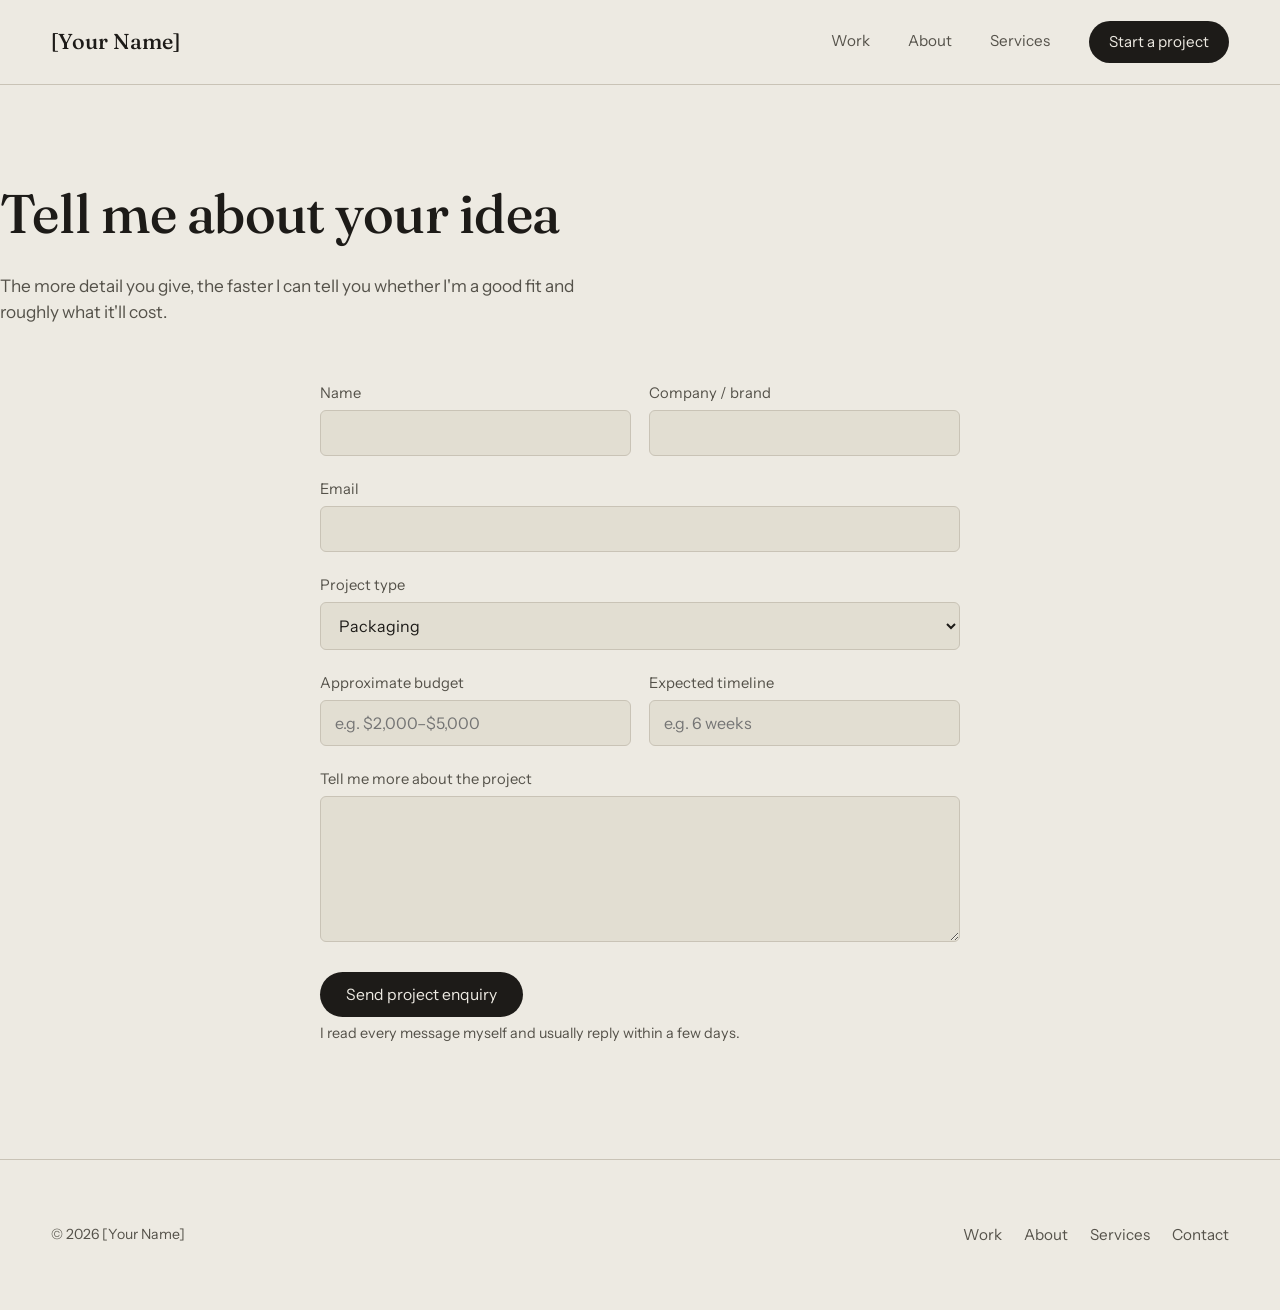
<file: contact.html>
<!DOCTYPE html>
<html lang="en">
<head>
<meta charset="UTF-8" />
<meta name="viewport" content="width=device-width, initial-scale=1.0" />
<title>Contact — [Your Name]</title>
<meta name="description" content="Start a project with [Your Name]." />
<link rel="preconnect" href="https://fonts.googleapis.com">
<link rel="preconnect" href="https://fonts.gstatic.com" crossorigin>
<link href="https://fonts.googleapis.com/css2?family=Fraunces:ital,opsz,wght@0,9..144,400;0,9..144,500;1,9..144,500&family=Instrument+Sans:wght@400;500;600&display=swap" rel="stylesheet">
<link rel="stylesheet" href="styles.css" />
</head>
<body>

<header class="site-header">
  <div class="wrap">
    <a class="wordmark" href="index.html">[Your Name]</a>
    <nav class="site-nav" aria-label="Primary">
      <a href="work.html">Work</a>
      <a href="about.html">About</a>
      <a href="services.html">Services</a>
      <a href="contact.html" class="nav-cta" aria-current="page">Start a project</a>
    </nav>
    <button class="nav-toggle" aria-label="Open menu" aria-expanded="false">
      <span></span><span></span><span></span>
    </button>
  </div>
</header>

<section class="page-header wrap">
  <h1>Tell me about your idea</h1>
  <p class="lede">The more detail you give, the faster I can tell you whether I'm a good fit and roughly what it'll cost.</p>
</section>

<!--
  GitHub Pages only serves static files — there's no built-in form
  handler like Netlify has. This form instead posts to FormSubmit.co,
  a free service that forwards submissions straight to your inbox
  with no account or API key needed.

  BEFORE THIS WORKS, replace "youremail@example.com" below with your
  real email address. The first time someone submits the form,
  FormSubmit sends YOU a one-time confirmation email — you have to
  click the link in it once to activate the form. After that, every
  submission is emailed to you automatically.
-->
<form
  class="enquiry-form wrap"
  method="POST"
  action="https://formsubmit.co/youremail@example.com"
>
  <input type="hidden" name="_subject" value="New project enquiry" />
  <input type="hidden" name="_next" value="success.html" />
  <input type="hidden" name="_captcha" value="false" />
  <p class="visually-hidden">
    <label>Don't fill this out if you're human: <input type="text" name="_honey" /></label>
  </p>

  <div class="field-row">
    <div class="field">
      <label for="name">Name</label>
      <input type="text" id="name" name="name" required />
    </div>
    <div class="field">
      <label for="company">Company / brand</label>
      <input type="text" id="company" name="company" />
    </div>
  </div>

  <div class="field">
    <label for="email">Email</label>
    <input type="email" id="email" name="email" required />
  </div>

  <div class="field">
    <label for="project-type">Project type</label>
    <select id="project-type" name="project_type">
      <option>Packaging</option>
      <option>Menu / signage</option>
      <option>Mural</option>
      <option>Brand identity</option>
      <option>Custom commission</option>
      <option>Something else</option>
    </select>
  </div>

  <div class="field-row">
    <div class="field">
      <label for="budget">Approximate budget</label>
      <input type="text" id="budget" name="budget" placeholder="e.g. $2,000–$5,000" />
    </div>
    <div class="field">
      <label for="timeline">Expected timeline</label>
      <input type="text" id="timeline" name="timeline" placeholder="e.g. 6 weeks" />
    </div>
  </div>

  <div class="field">
    <label for="details">Tell me more about the project</label>
    <textarea id="details" name="details" rows="6" required></textarea>
  </div>

  <button type="submit" class="btn">Send project enquiry</button>
  <p class="form-note">I read every message myself and usually reply within a few days.</p>
</form>

<footer class="site-footer">
  <div class="wrap">
    <span class="copyright">© <span id="year"></span> [Your Name]</span>
    <nav class="footer-links" aria-label="Footer">
      <a href="work.html">Work</a>
      <a href="about.html">About</a>
      <a href="services.html">Services</a>
      <a href="contact.html">Contact</a>
    </nav>
  </div>
</footer>

<script>document.getElementById("year").textContent = new Date().getFullYear();</script>
</body>
</html>
</file>
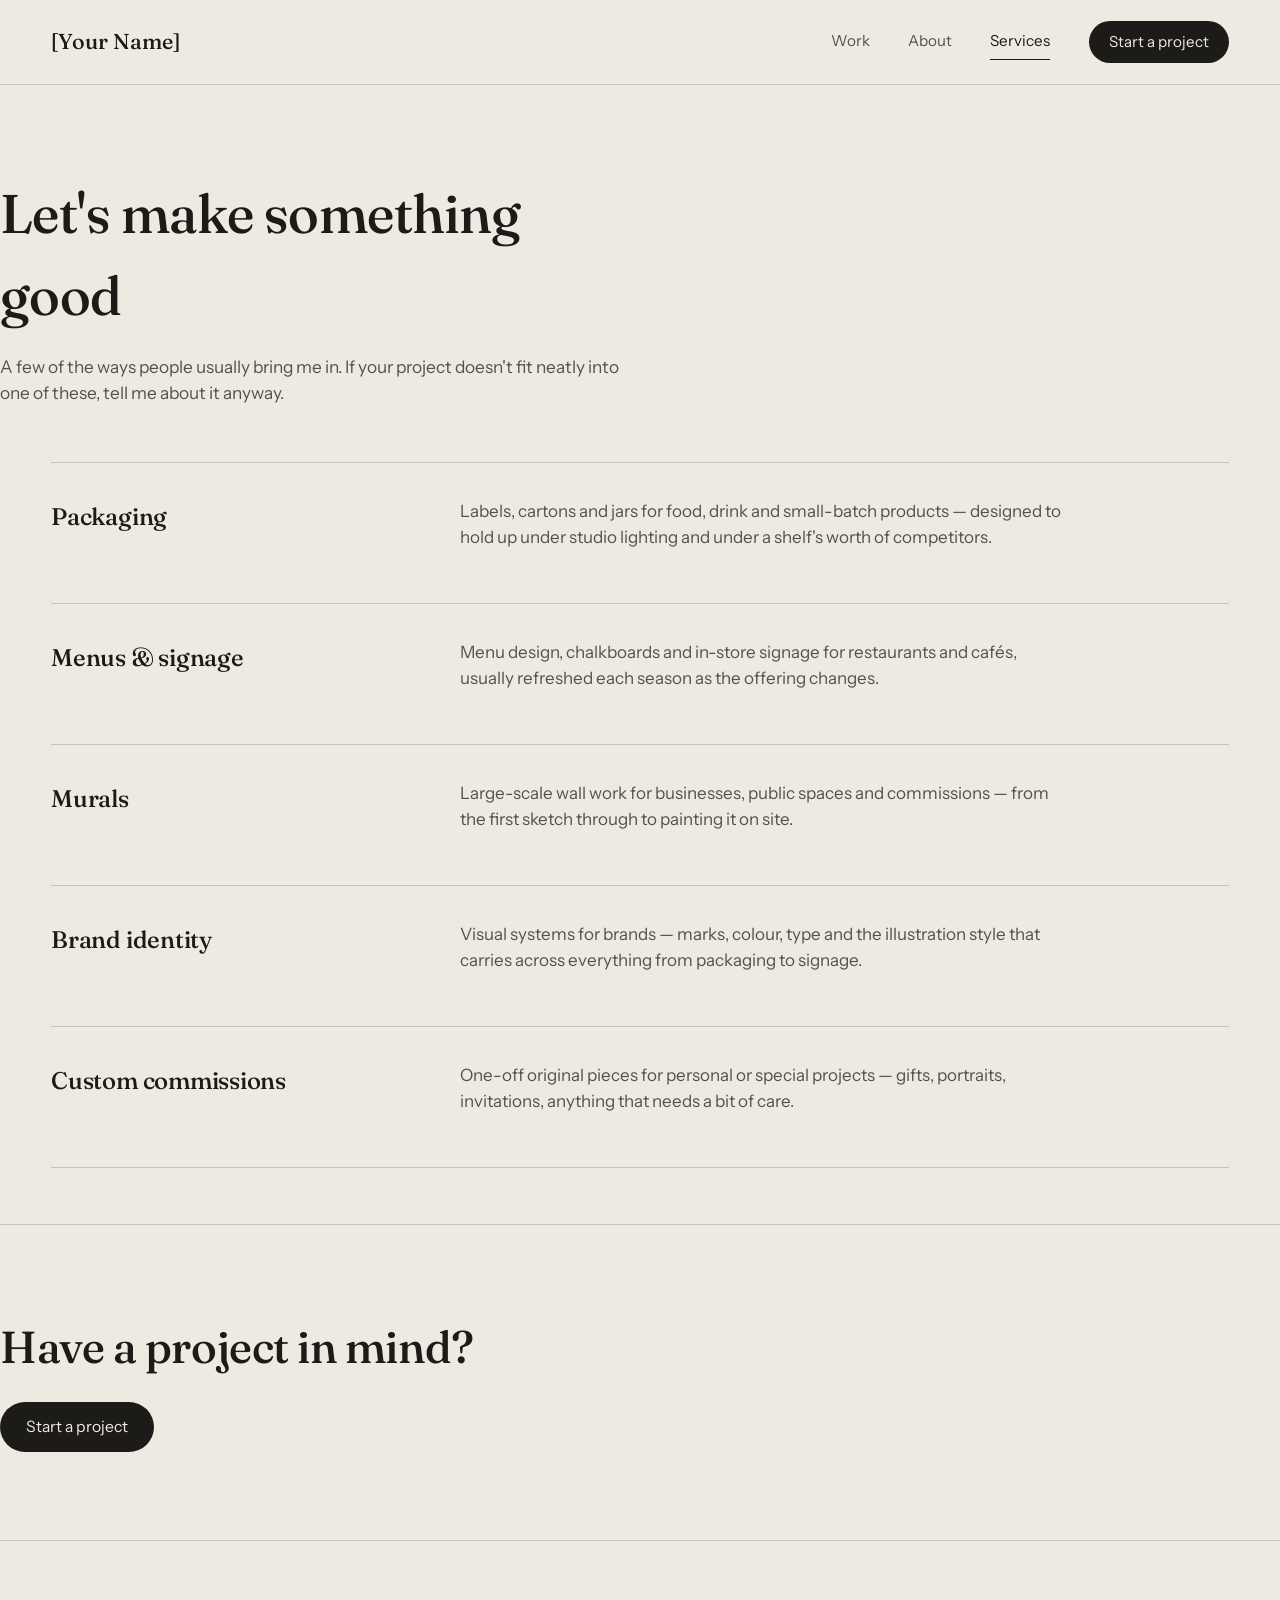
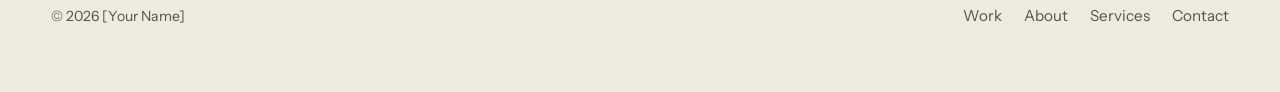
<file: services.html>
<!DOCTYPE html>
<html lang="en">
<head>
<meta charset="UTF-8" />
<meta name="viewport" content="width=device-width, initial-scale=1.0" />
<title>Services — [Your Name]</title>
<meta name="description" content="How to work with [Your Name]." />
<link rel="preconnect" href="https://fonts.googleapis.com">
<link rel="preconnect" href="https://fonts.gstatic.com" crossorigin>
<link href="https://fonts.googleapis.com/css2?family=Fraunces:ital,opsz,wght@0,9..144,400;0,9..144,500;1,9..144,500&family=Instrument+Sans:wght@400;500;600&display=swap" rel="stylesheet">
<link rel="stylesheet" href="styles.css" />
</head>
<body>

<header class="site-header">
  <div class="wrap">
    <a class="wordmark" href="index.html">[Your Name]</a>
    <nav class="site-nav" aria-label="Primary">
      <a href="work.html">Work</a>
      <a href="about.html">About</a>
      <a href="services.html" aria-current="page">Services</a>
      <a href="contact.html" class="nav-cta">Start a project</a>
    </nav>
    <button class="nav-toggle" aria-label="Open menu" aria-expanded="false">
      <span></span><span></span><span></span>
    </button>
  </div>
</header>

<section class="page-header wrap">
  <h1>Let's make something good</h1>
  <p class="lede">A few of the ways people usually bring me in. If your project doesn't fit neatly into one of these, tell me about it anyway.</p>
</section>

<section class="wrap">
  <div class="service-list">
    <div class="service-row">
      <h3>Packaging</h3>
      <p>Labels, cartons and jars for food, drink and small-batch products — designed to hold up under studio lighting and under a shelf's worth of competitors.</p>
    </div>
    <div class="service-row">
      <h3>Menus &amp; signage</h3>
      <p>Menu design, chalkboards and in-store signage for restaurants and cafés, usually refreshed each season as the offering changes.</p>
    </div>
    <div class="service-row">
      <h3>Murals</h3>
      <p>Large-scale wall work for businesses, public spaces and commissions — from the first sketch through to painting it on site.</p>
    </div>
    <div class="service-row">
      <h3>Brand identity</h3>
      <p>Visual systems for brands — marks, colour, type and the illustration style that carries across everything from packaging to signage.</p>
    </div>
    <div class="service-row">
      <h3>Custom commissions</h3>
      <p>One-off original pieces for personal or special projects — gifts, portraits, invitations, anything that needs a bit of care.</p>
    </div>
  </div>
</section>

<section class="cta-band wrap">
  <h2>Have a project in mind?</h2>
  <a class="btn" href="contact.html">Start a project</a>
</section>

<footer class="site-footer">
  <div class="wrap">
    <span class="copyright">© <span id="year"></span> [Your Name]</span>
    <nav class="footer-links" aria-label="Footer">
      <a href="work.html">Work</a>
      <a href="about.html">About</a>
      <a href="services.html">Services</a>
      <a href="contact.html">Contact</a>
    </nav>
  </div>
</footer>

<script>document.getElementById("year").textContent = new Date().getFullYear();</script>
</body>
</html>
</file>
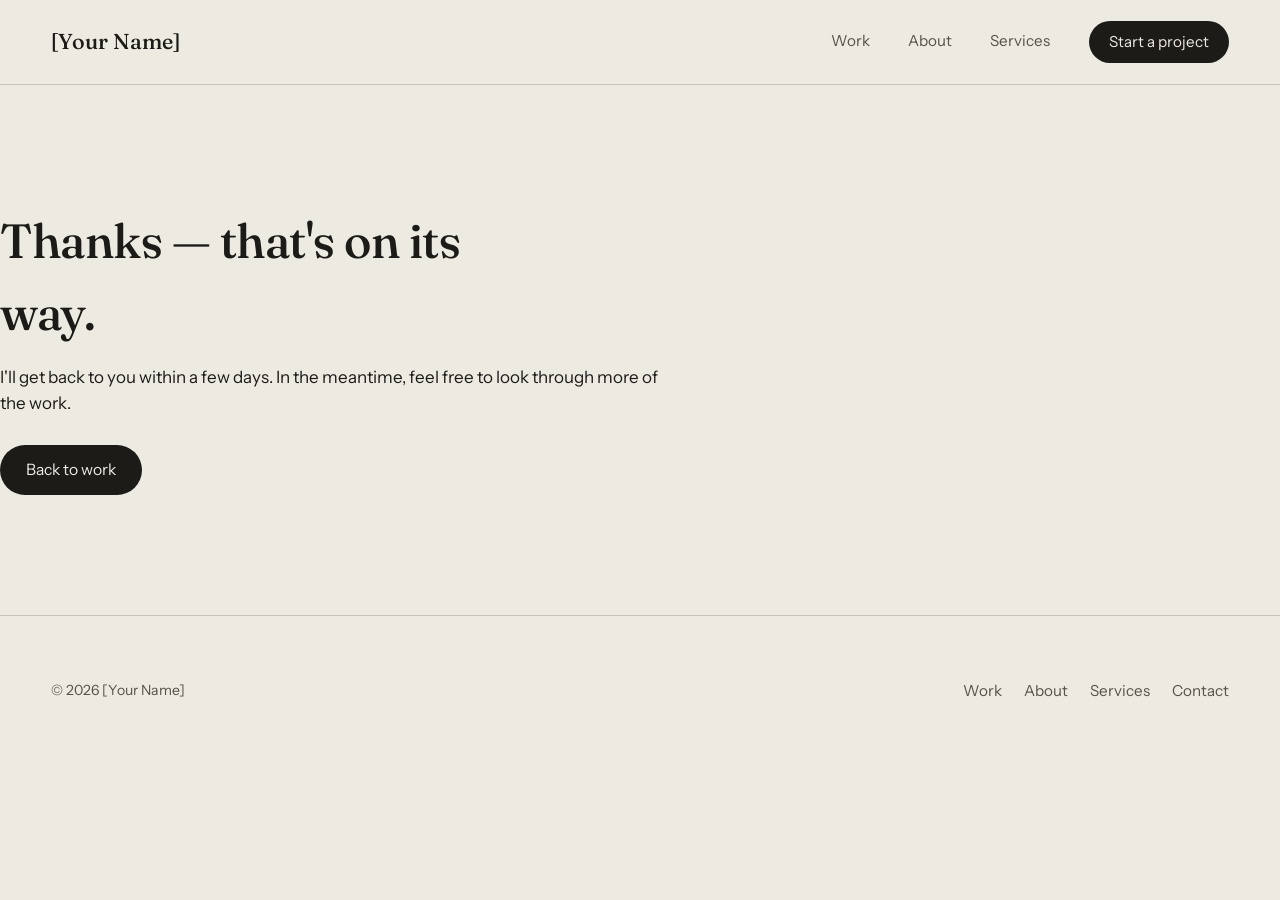
<file: success.html>
<!DOCTYPE html>
<html lang="en">
<head>
<meta charset="UTF-8" />
<meta name="viewport" content="width=device-width, initial-scale=1.0" />
<title>Message sent — [Your Name]</title>
<link rel="preconnect" href="https://fonts.googleapis.com">
<link rel="preconnect" href="https://fonts.gstatic.com" crossorigin>
<link href="https://fonts.googleapis.com/css2?family=Fraunces:ital,opsz,wght@0,9..144,400;0,9..144,500;1,9..144,500&family=Instrument+Sans:wght@400;500;600&display=swap" rel="stylesheet">
<link rel="stylesheet" href="styles.css" />
</head>
<body>

<header class="site-header">
  <div class="wrap">
    <a class="wordmark" href="index.html">[Your Name]</a>
    <nav class="site-nav" aria-label="Primary">
      <a href="work.html">Work</a>
      <a href="about.html">About</a>
      <a href="services.html">Services</a>
      <a href="contact.html" class="nav-cta">Start a project</a>
    </nav>
    <button class="nav-toggle" aria-label="Open menu" aria-expanded="false">
      <span></span><span></span><span></span>
    </button>
  </div>
</header>

<section class="form-success wrap">
  <h1 style="font-size: clamp(2rem, 4vw, 3rem); max-width: 16ch;">Thanks — that's on its way.</h1>
  <p class="lede" style="margin-top: 16px;">I'll get back to you within a few days. In the meantime, feel free to look through more of the work.</p>
  <a class="btn" href="work.html" style="margin-top: 12px;">Back to work</a>
</section>

<footer class="site-footer">
  <div class="wrap">
    <span class="copyright">© <span id="year"></span> [Your Name]</span>
    <nav class="footer-links" aria-label="Footer">
      <a href="work.html">Work</a>
      <a href="about.html">About</a>
      <a href="services.html">Services</a>
      <a href="contact.html">Contact</a>
    </nav>
  </div>
</footer>

<script>document.getElementById("year").textContent = new Date().getFullYear();</script>
</body>
</html>
</file>
<file: styles.css>
/* ==========================================================
   DESIGN TOKENS — change these to restyle the whole site
   ========================================================== */
:root {
  --paper: #EDEAE2;
  --paper-alt: #E2DED2;
  --ink: #1D1B18;
  --ink-soft: #55524A;
  --line: #C9C3B6;
  --accent: #2F5AFF;
  --accent-ink: #F4F5FF;

  --font-display: "Fraunces", "Iowan Old Style", serif;
  --font-body: "Instrument Sans", -apple-system, BlinkMacSystemFont, "Segoe UI", sans-serif;

  --max: 1280px;
  --gutter: clamp(20px, 4vw, 64px);
}

/* ==========================================================
   RESET
   ========================================================== */
* { box-sizing: border-box; }
html { scroll-behavior: smooth; }
@media (prefers-reduced-motion: reduce) {
  html { scroll-behavior: auto; }
  * { animation-duration: 0.01ms !important; transition-duration: 0.01ms !important; }
}

body {
  margin: 0;
  background: var(--paper);
  color: var(--ink);
  font-family: var(--font-body);
  font-size: 17px;
  line-height: 1.5;
  -webkit-font-smoothing: antialiased;
}

img { max-width: 100%; display: block; }
a { color: inherit; }

h1, h2, h3, h4 {
  font-family: var(--font-display);
  font-weight: 500;
  margin: 0;
  letter-spacing: -0.01em;
}

p { margin: 0 0 1em; max-width: 60ch; }

:focus-visible {
  outline: 2px solid var(--accent);
  outline-offset: 3px;
}

/* ==========================================================
   LAYOUT HELPERS
   ========================================================== */
.wrap {
  max-width: var(--max);
  margin: 0 auto;
  padding: 0 var(--gutter);
}

.visually-hidden {
  position: absolute;
  width: 1px; height: 1px;
  overflow: hidden;
  clip: rect(0 0 0 0);
  white-space: nowrap;
}

/* ==========================================================
   HEADER / NAV
   ========================================================== */
.site-header {
  position: sticky;
  top: 0;
  z-index: 40;
  background: var(--paper);
  border-bottom: 1px solid var(--line);
}

.site-header .wrap {
  display: flex;
  align-items: center;
  justify-content: space-between;
  height: 84px;
}

.wordmark {
  font-family: var(--font-display);
  font-size: 1.35rem;
  text-decoration: none;
  font-weight: 500;
}

.site-nav {
  display: flex;
  align-items: center;
  gap: clamp(18px, 3vw, 40px);
}

.site-nav a {
  text-decoration: none;
  font-size: 0.95rem;
  color: var(--ink-soft);
  padding: 6px 0;
  border-bottom: 1px solid transparent;
}

.site-nav a:hover,
.site-nav a[aria-current="page"] {
  color: var(--ink);
  border-bottom-color: var(--ink);
}

.nav-cta {
  display: inline-flex;
  align-items: center;
  background: var(--ink);
  color: var(--paper) !important;
  border-radius: 999px;
  padding: 10px 20px !important;
  border-bottom: none !important;
}

.nav-cta:hover {
  background: var(--accent);
  color: var(--accent-ink) !important;
}

.nav-toggle {
  display: none;
  background: none;
  border: none;
  cursor: pointer;
  padding: 8px;
}
.nav-toggle span {
  display: block;
  width: 24px;
  height: 2px;
  background: var(--ink);
  margin: 5px 0;
}

@media (max-width: 760px) {
  .nav-toggle { display: block; }
  .site-nav {
    position: fixed;
    inset: 84px 0 0 0;
    background: var(--paper);
    flex-direction: column;
    align-items: flex-start;
    padding: 32px var(--gutter);
    gap: 24px;
    transform: translateY(-8px);
    opacity: 0;
    pointer-events: none;
    transition: opacity 0.2s ease, transform 0.2s ease;
  }
  .site-nav.is-open {
    opacity: 1;
    transform: translateY(0);
    pointer-events: auto;
  }
  .site-nav a { font-size: 1.4rem; }
}

/* ==========================================================
   HERO (home page)
   ========================================================== */
.hero {
  padding: clamp(48px, 8vw, 96px) 0 clamp(56px, 9vw, 120px);
  border-bottom: 1px solid var(--line);
}

.hero .wrap {
  display: grid;
  grid-template-columns: 1.4fr 1fr;
  gap: clamp(32px, 6vw, 72px);
  align-items: end;
}

.hero-heading {
  font-size: clamp(2.6rem, 6vw, 5.2rem);
  line-height: 0.98;
}

.hero-heading em {
  font-style: italic;
  color: var(--accent);
}

.hero-side {
  padding-bottom: 8px;
}

.hero-side p {
  color: var(--ink-soft);
  font-size: 1.05rem;
  max-width: 42ch;
}

.hero-side .nav-cta {
  margin-top: 12px;
}

@media (max-width: 860px) {
  .hero .wrap { grid-template-columns: 1fr; }
}

/* ==========================================================
   MASONRY GALLERY
   ========================================================== */
.gallery {
  display: grid;
  grid-template-columns: repeat(6, 1fr);
  gap: clamp(10px, 1.6vw, 20px);
  padding: clamp(40px, 6vw, 80px) 0;
}

.gallery-item {
  position: relative;
  grid-column: span 3;
  overflow: hidden;
  background: var(--paper-alt);
  border-radius: 4px;
  text-decoration: none;
  display: block;
}

.gallery-item.span-2 { grid-column: span 2; }
.gallery-item.span-4 { grid-column: span 4; }
.gallery-item.tall .frame { aspect-ratio: 3 / 4; }
.gallery-item .frame { aspect-ratio: 4 / 3; overflow: hidden; }

.gallery-item img,
.placeholder-art {
  width: 100%;
  height: 100%;
  object-fit: cover;
  transition: transform 0.5s cubic-bezier(.2,.6,.2,1);
}

.gallery-item:hover img,
.gallery-item:hover .placeholder-art {
  transform: scale(1.035);
}

.placeholder-art {
  display: flex;
  align-items: center;
  justify-content: center;
  text-align: center;
  padding: 20px;
  font-family: var(--font-display);
  font-style: italic;
  color: var(--ink-soft);
  background:
    repeating-linear-gradient(135deg, var(--paper-alt) 0px, var(--paper-alt) 14px, var(--line) 14px, var(--line) 15px);
}

.gallery-caption {
  display: flex;
  justify-content: space-between;
  gap: 12px;
  padding: 12px 2px 0;
  font-size: 0.92rem;
}

.gallery-caption .cat {
  color: var(--ink-soft);
}

@media (max-width: 720px) {
  .gallery { grid-template-columns: repeat(2, 1fr); }
  .gallery-item,
  .gallery-item.span-2,
  .gallery-item.span-4 { grid-column: span 2; }
}

/* ==========================================================
   FILTER BAR (work page)
   ========================================================== */
.filter-bar {
  display: flex;
  flex-wrap: wrap;
  gap: 10px;
  padding-top: clamp(28px, 4vw, 44px);
}

.filter-btn {
  font-family: var(--font-body);
  font-size: 0.92rem;
  background: none;
  border: 1px solid var(--line);
  border-radius: 999px;
  padding: 8px 16px;
  cursor: pointer;
  color: var(--ink-soft);
}

.filter-btn:hover { border-color: var(--ink); color: var(--ink); }

.filter-btn.is-active {
  background: var(--ink);
  border-color: var(--ink);
  color: var(--paper);
}

/* ==========================================================
   PAGE HEADER (used on Work / About / Services / Contact)
   ========================================================== */
.page-header {
  padding: clamp(48px, 7vw, 88px) 0 0;
}

.page-header h1 {
  font-size: clamp(2.1rem, 4.4vw, 3.4rem);
  max-width: 16ch;
}

.page-header .lede {
  margin-top: 18px;
  color: var(--ink-soft);
  font-size: 1.08rem;
  max-width: 52ch;
}

/* ==========================================================
   ABOUT PAGE
   ========================================================== */
.about-grid {
  display: grid;
  grid-template-columns: 0.9fr 1.1fr;
  gap: clamp(32px, 6vw, 72px);
  padding: clamp(40px, 6vw, 72px) 0;
  align-items: start;
}

.about-portrait .frame {
  aspect-ratio: 4 / 5;
  overflow: hidden;
  border-radius: 4px;
}

.about-copy p {
  font-size: 1.05rem;
  max-width: 56ch;
}

.fact-list {
  margin-top: 28px;
  border-top: 1px solid var(--line);
}

.fact-list dl {
  display: grid;
  grid-template-columns: 1fr 2fr;
  gap: 10px 24px;
  margin: 0;
  padding: 18px 0;
  border-bottom: 1px solid var(--line);
}

.fact-list dt { color: var(--ink-soft); }
.fact-list dd { margin: 0; }

.loves {
  display: flex;
  flex-wrap: wrap;
  gap: 10px 14px;
  padding: clamp(8px, 2vw, 16px) 0 clamp(40px, 6vw, 72px);
}

.loves span {
  font-family: var(--font-display);
  font-style: italic;
  font-size: 1.3rem;
  color: var(--ink-soft);
}

@media (max-width: 800px) {
  .about-grid { grid-template-columns: 1fr; }
}

/* ==========================================================
   SERVICES PAGE
   ========================================================== */
.service-list {
  border-top: 1px solid var(--line);
  margin: clamp(32px, 5vw, 56px) 0;
}

.service-row {
  display: grid;
  grid-template-columns: 1fr 2fr;
  gap: 24px;
  padding: clamp(24px, 4vw, 36px) 0;
  border-bottom: 1px solid var(--line);
}

.service-row h3 {
  font-size: 1.5rem;
}

.service-row p {
  color: var(--ink-soft);
  max-width: 55ch;
}

@media (max-width: 700px) {
  .service-row { grid-template-columns: 1fr; }
}

.cta-band {
  border-top: 1px solid var(--line);
  padding: clamp(48px, 8vw, 88px) 0;
  text-align: left;
}

.cta-band h2 {
  font-size: clamp(1.8rem, 4vw, 2.8rem);
  max-width: 18ch;
  margin-bottom: 22px;
}

/* ==========================================================
   BUTTONS / LINKS
   ========================================================== */
.btn {
  display: inline-flex;
  align-items: center;
  gap: 8px;
  font-family: var(--font-body);
  font-size: 0.98rem;
  text-decoration: none;
  background: var(--ink);
  color: var(--paper);
  padding: 13px 26px;
  border-radius: 999px;
  border: none;
  cursor: pointer;
}

.btn:hover { background: var(--accent); color: var(--accent-ink); }

.btn.ghost {
  background: none;
  color: var(--ink);
  border: 1px solid var(--line);
}
.btn.ghost:hover { border-color: var(--ink); background: none; color: var(--ink); }

/* ==========================================================
   CONTACT / ENQUIRY FORM
   ========================================================== */
.enquiry-form {
  max-width: 640px;
  padding: clamp(24px, 4vw, 40px) 0 clamp(60px, 8vw, 100px);
}

.field {
  margin-bottom: 22px;
}

.field label {
  display: block;
  font-size: 0.92rem;
  color: var(--ink-soft);
  margin-bottom: 6px;
}

.field input,
.field select,
.field textarea {
  width: 100%;
  font-family: var(--font-body);
  font-size: 1rem;
  color: var(--ink);
  background: var(--paper-alt);
  border: 1px solid var(--line);
  border-radius: 6px;
  padding: 12px 14px;
}

.field input:focus,
.field select:focus,
.field textarea:focus {
  border-color: var(--ink);
}

.field-row {
  display: grid;
  grid-template-columns: 1fr 1fr;
  gap: 18px;
}

@media (max-width: 600px) {
  .field-row { grid-template-columns: 1fr; }
}

.form-note {
  font-size: 0.9rem;
  color: var(--ink-soft);
  margin-top: 6px;
}

.form-success {
  padding: clamp(60px, 10vw, 120px) 0;
  text-align: left;
}

/* ==========================================================
   PROJECT PAGE
   ========================================================== */
.project-hero {
  padding: clamp(32px, 5vw, 56px) 0 0;
}

.project-hero .frame {
  aspect-ratio: 16 / 9;
  overflow: hidden;
  border-radius: 4px;
}

.project-meta {
  display: flex;
  flex-wrap: wrap;
  gap: 24px;
  padding: 24px 0 8px;
  border-bottom: 1px solid var(--line);
  margin-bottom: 28px;
  color: var(--ink-soft);
  font-size: 0.95rem;
}

.project-meta strong { color: var(--ink); font-weight: 500; }

.project-title {
  font-size: clamp(2rem, 5vw, 3.4rem);
  margin: 20px 0 8px;
}

.project-body p {
  font-size: 1.08rem;
  max-width: 62ch;
}

.project-images {
  display: grid;
  gap: clamp(14px, 2vw, 24px);
  padding: clamp(24px, 4vw, 48px) 0;
}

.project-images .frame {
  overflow: hidden;
  border-radius: 4px;
}

.project-nav {
  display: flex;
  justify-content: space-between;
  border-top: 1px solid var(--line);
  padding: 28px 0 clamp(56px, 8vw, 96px);
  gap: 16px;
  flex-wrap: wrap;
}

/* ==========================================================
   FOOTER
   ========================================================== */
.site-footer {
  border-top: 1px solid var(--line);
  padding: clamp(40px, 6vw, 64px) 0;
}

.site-footer .wrap {
  display: flex;
  flex-wrap: wrap;
  justify-content: space-between;
  gap: 24px;
  align-items: center;
}

.footer-links {
  display: flex;
  gap: 22px;
  flex-wrap: wrap;
}

.footer-links a {
  text-decoration: none;
  color: var(--ink-soft);
  font-size: 0.95rem;
}

.footer-links a:hover { color: var(--ink); }

.copyright {
  color: var(--ink-soft);
  font-size: 0.88rem;
}
</file>
